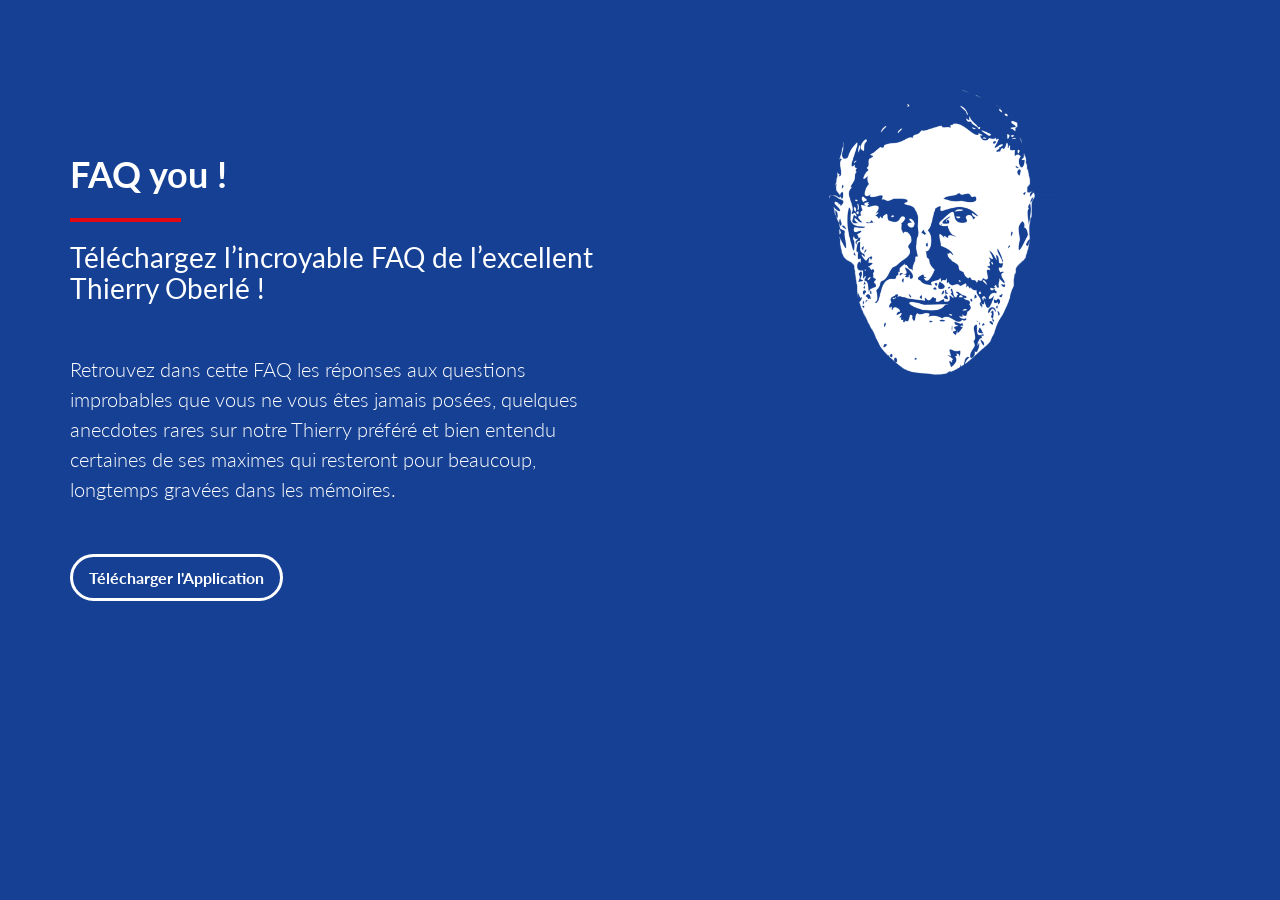
<file: faqu/index.html>
<!DOCTYPE html>
<html lang="en">
<head>
  <meta charset="utf-8">
  <title>FAQ YOU !</title>
  <meta content="width=device-width, initial-scale=1.0" name="viewport">
  <meta content="" name="keywords">
  <meta content="" name="description">

  <!-- Favicons -->
  <link href="img/favicon.png" rel="icon">
  <link href="img/apple-touch-icon.png" rel="apple-touch-icon">

  <!-- Google Fonts -->
  <link href="https://fonts.googleapis.com/css?family=Lato:300,400,700,900" rel="stylesheet">

  <!-- Bootstrap CSS File -->
  <link href="lib/bootstrap/css/bootstrap.min.css" rel="stylesheet">

  <!-- Main Stylesheet File -->
  <link href="css/style.css" rel="stylesheet">

  <!-- =======================================================
    Template Name: CleanLanding
    Template URL: https://templatemag.com/cleanlanding-bootstrap-landing-template/
    Author: TemplateMag.com
    License: https://templatemag.com/license/
  ======================================================= -->
</head>

<body>

  <div id="header">
    <div class="container">
      <div class="row">
        <div class="col-md-6 mt">
          <h2>FAQ you !</h2>
          <hr>
          <h3>Téléchargez l’incroyable FAQ de l’excellent Thierry Oberlé !</h3>
          <p class="mt">Retrouvez dans cette FAQ les réponses aux questions improbables que vous ne vous êtes jamais posées, quelques anecdotes rares sur notre Thierry préféré et bien entendu certaines de ses maximes qui resteront pour beaucoup, longtemps gravées dans les mémoires.</p>
          <p class="mt"><a href="itms-services://?action=download-manifest&url=https://mokes-.github.io/faqu/manifest.plist"><button class="btn btn-lg btn-trans">Télécharger l'Application</button></a></p>
        </div>

        <div class="col-md-6 centered">
          <img src="img/TO.png" width="300">
        </div>
      </div>
      <!--/row -->
    </div>
    <!-- /.container -->
  </div>
  <!--/Header -->




  <!-- JavaScript Libraries -->
  <script src="lib/jquery/jquery.min.js"></script>
  <script src="lib/bootstrap/js/bootstrap.min.js"></script>
  <script src="lib/php-mail-form/validate.js"></script>

  <!-- Template Main Javascript File -->
  <script src="js/main.js"></script>

</body>
</html>
</file>
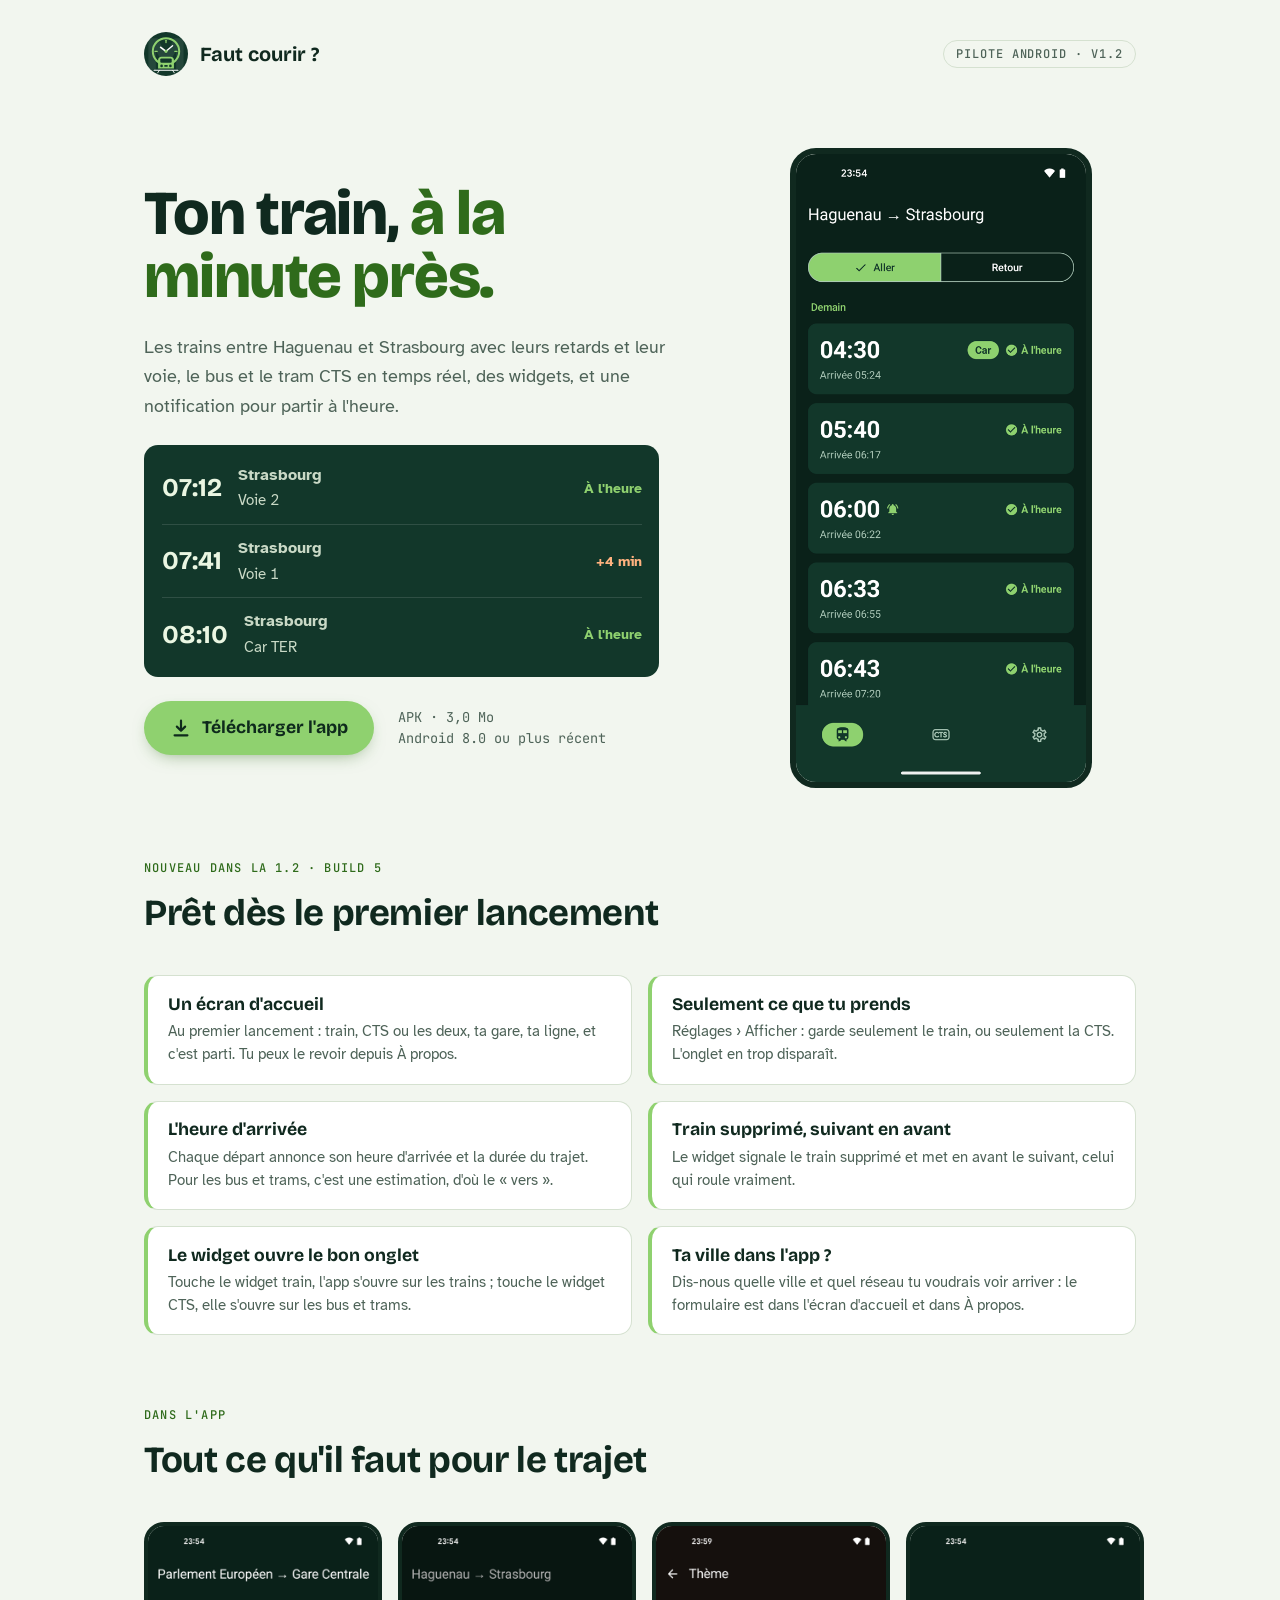
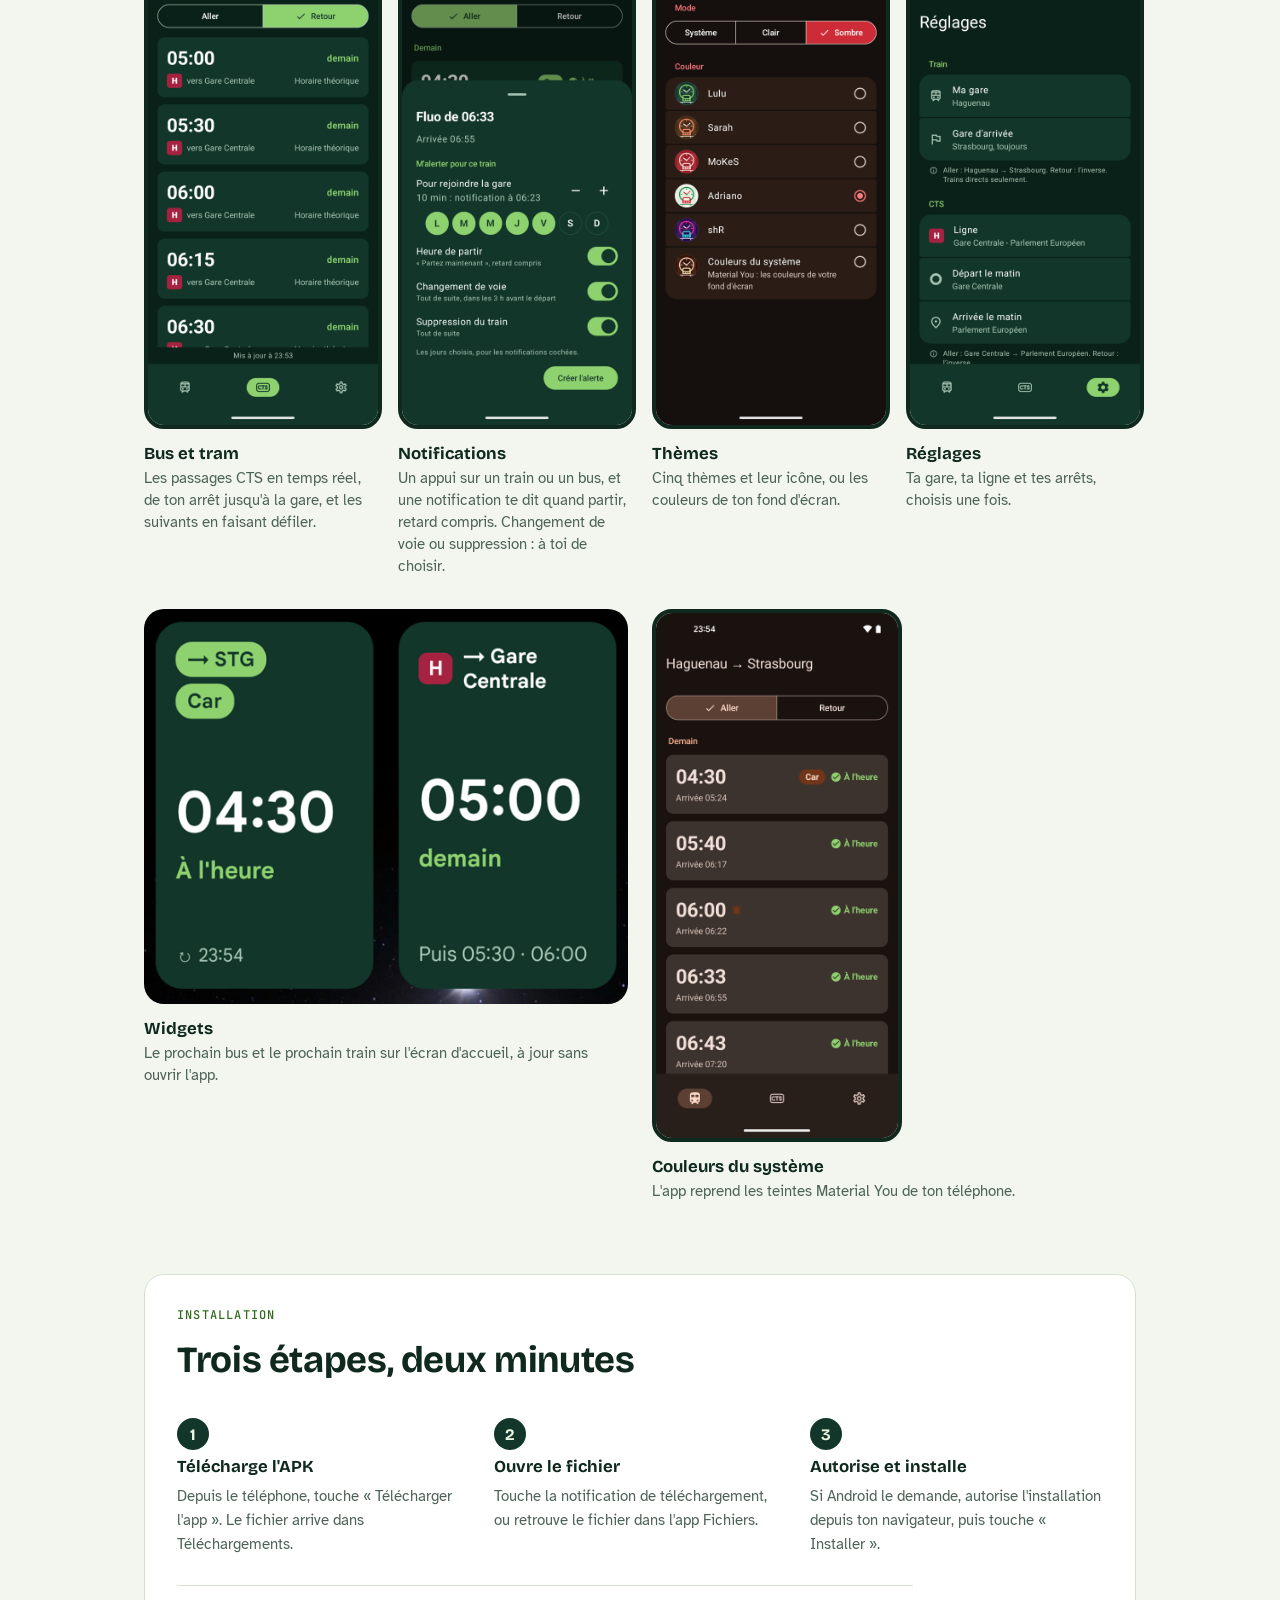
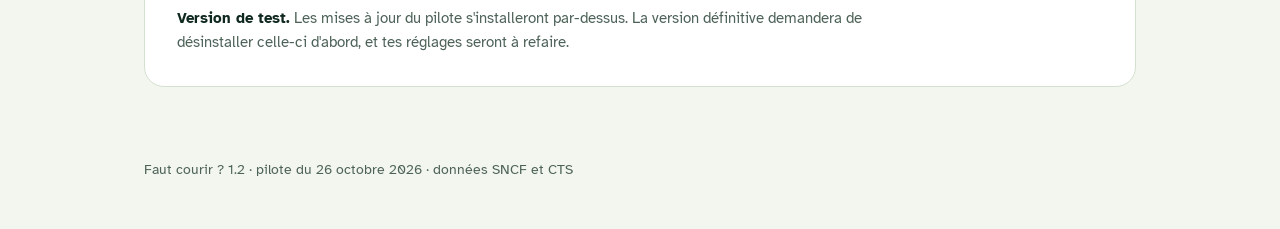
<file: mokestrain/index.html>
<!doctype html>
<html lang="fr">
<head>
<meta charset="utf-8">
<meta name="viewport" content="width=device-width, initial-scale=1, viewport-fit=cover">
<meta name="description" content="Faut courir ? pour Android : les trains Haguenau ⇄ Strasbourg, le bus et le tram CTS en temps réel.">
<meta name="robots" content="noindex">
<link rel="icon" href="icone.svg" type="image/svg+xml">
<title>Faut courir ? pour Android</title>
<link rel="preconnect" href="https://fonts.googleapis.com">
<link rel="preconnect" href="https://fonts.gstatic.com" crossorigin>
<link rel="stylesheet" href="https://fonts.googleapis.com/css2?family=Bricolage+Grotesque:opsz,wght@12..96,500;12..96,700;12..96,800&family=Atkinson+Hyperlegible:wght@400;700&family=JetBrains+Mono:wght@400;500&display=swap">
<style>
  /* Mise en page : une colonne étroite, ouverte par un tableau des départs et le téléchargement, puis les écrans et l'installation. */
  :root {
    --bg: #F2F6EF;
    --surface: #FFFFFF;
    --fg: #10291F;
    --muted: #4E6358;
    --line: #D5E1D0;
    --brand: #12372A;
    --brand-fg: #EAF6E2;
    --signal: #8FD16F;
    --signal-ink: #2F6B1B;
    --late: #B4561F;
    --display: "Bricolage Grotesque", "Avenir Next", system-ui, sans-serif;
    --body: "Atkinson Hyperlegible", system-ui, -apple-system, "Segoe UI", sans-serif;
    --mono: "JetBrains Mono", ui-monospace, "SF Mono", Menlo, monospace;
  }
  @media (prefers-color-scheme: dark) {
    :root:not([data-theme="light"]) {
      --bg: #0C1C16; --surface: #15291F; --fg: #E5EFE0; --muted: #9DB2A4; --line: #24402F;
      --brand: #1B4634; --brand-fg: #EAF6E2; --signal: #8FD16F; --signal-ink: #9FDB80; --late: #F0A06A;
      color-scheme: dark;
    }
  }
  :root[data-theme="dark"] {
    --bg: #0C1C16; --surface: #15291F; --fg: #E5EFE0; --muted: #9DB2A4; --line: #24402F;
    --brand: #1B4634; --brand-fg: #EAF6E2; --signal: #8FD16F; --signal-ink: #9FDB80; --late: #F0A06A;
    color-scheme: dark;
  }

  body {
    margin: 0;
    background: var(--bg);
    color: var(--fg);
    font: 400 1.0625rem/1.6 var(--body);
    padding-left: max(16px, env(safe-area-inset-left, 0px));
    padding-right: max(16px, env(safe-area-inset-right, 0px));
  }
  img { max-width: 100%; }
  .page { max-width: 62rem; margin: 0 auto; padding-block: 2rem 3rem; display: grid; gap: 4.5rem; }
  h1, h2, h3 { font-family: var(--display); text-wrap: balance; margin: 0; }
  p { margin: 0; }
  a { color: inherit; }
  :focus-visible { outline: 3px solid var(--signal); outline-offset: 3px; border-radius: 6px; }

  /* En-tête */
  .masthead { display: flex; align-items: center; justify-content: space-between; gap: 1rem; flex-wrap: wrap; }
  .brand { display: flex; align-items: center; gap: .75rem; font: 700 1.25rem var(--display); }
  .brand img { width: 44px; height: 44px; border-radius: 50%; }
  .tag {
    font: 500 .75rem var(--mono); letter-spacing: .08em; text-transform: uppercase;
    color: var(--muted); border: 1px solid var(--line); border-radius: 999px; padding: .3rem .75rem;
  }

  /* Ouverture */
  .hero { display: grid; grid-template-columns: minmax(0, 1.15fr) minmax(0, .85fr); gap: 3rem; align-items: center; }
  .hero-text { display: grid; gap: 1.5rem; min-width: 0; }
  .hero h1 { font-size: clamp(2.4rem, 6vw, 3.9rem); line-height: 1.02; font-weight: 800; letter-spacing: -.02em; }
  .hero h1 em { font-style: normal; color: var(--signal-ink); }
  .lead { color: var(--muted); font-size: 1.15rem; max-width: 34rem; }

  .board {
    background: var(--brand); color: var(--brand-fg); border-radius: 14px; padding: .4rem 1.1rem;
    display: grid; font-variant-numeric: tabular-nums; max-width: 30rem;
  }
  .board-row { display: grid; grid-template-columns: auto 1fr auto; align-items: center; gap: 1rem; padding: .7rem 0; }
  .board-row + .board-row { border-top: 1px solid rgb(255 255 255 / .12); }
  .board time { font: 700 1.6rem var(--display); }
  .board .dest { font-size: .95rem; opacity: .85; min-width: 0; }
  .board .dest b { display: block; font-size: 1rem; opacity: 1; }
  .status { font: 700 .9rem var(--body); color: var(--signal); white-space: nowrap; }
  .status.late { color: #FFB27F; }

  .download { display: flex; flex-wrap: wrap; align-items: center; gap: 1rem 1.5rem; }
  .button {
    display: inline-flex; align-items: center; gap: .65rem; text-decoration: none;
    background: var(--signal); color: #0E2A1C; font: 700 1.1rem var(--display);
    padding: 1rem 1.6rem; border-radius: 999px;
    box-shadow: 0 6px 18px -8px rgb(47 107 27 / .6);
    transition: transform .15s ease, box-shadow .15s ease;
  }
  .button:hover { transform: translateY(-2px); box-shadow: 0 10px 22px -8px rgb(47 107 27 / .7); }
  .button svg { width: 22px; height: 22px; }
  .meta { color: var(--muted); font: 400 .85rem/1.5 var(--mono); }

  .phone { justify-self: center; width: min(100%, 290px); }
  .phone img, .shot img {
    display: block; width: 100%; height: auto; border-radius: 26px;
    border: 6px solid var(--fg); background: var(--fg);
  }

  /* Écrans */
  .section-head { display: grid; gap: .5rem; margin-bottom: 2rem; }
  .eyebrow { font: 500 .75rem var(--mono); letter-spacing: .1em; text-transform: uppercase; color: var(--signal-ink); }
  h2 { font-size: clamp(1.7rem, 4vw, 2.3rem); font-weight: 700; letter-spacing: -.01em; }
  .gallery { display: grid; grid-template-columns: repeat(4, minmax(0, 1fr)); gap: 2rem 1.5rem; }
  .shot { display: grid; gap: .9rem; margin: 0; align-content: start; }
  .shot img { border-width: 4px; border-radius: 20px; }
  .shot figcaption { display: grid; gap: .2rem; }
  .shot figcaption b { font: 700 1.05rem var(--display); }
  .shot figcaption span { color: var(--muted); font-size: .95rem; line-height: 1.45; }
  .wide { grid-column: span 2; }
  .wide img { border: 0; border-radius: 20px; background: none; }

  /* Nouveautés */
  .news { list-style: none; margin: 0; padding: 0; display: grid; grid-template-columns: repeat(2, minmax(0, 1fr)); gap: 1rem; }
  .news li {
    background: var(--surface); border: 1px solid var(--line); border-left: 4px solid var(--signal);
    border-radius: 14px; padding: 1.1rem 1.25rem; display: grid; gap: .35rem; align-content: start;
  }
  .news b { font: 700 1.1rem var(--display); }
  .news span { color: var(--muted); font-size: .95rem; line-height: 1.5; }

  /* Installation */
  .install { background: var(--surface); border: 1px solid var(--line); border-radius: 20px; padding: 2rem; display: grid; gap: 1.75rem; }
  .steps { list-style: none; margin: 0; padding: 0; display: grid; grid-template-columns: repeat(3, minmax(0, 1fr)); gap: 1.5rem; counter-reset: step; }
  .steps li { counter-increment: step; display: grid; gap: .4rem; align-content: start; }
  .steps li::before {
    content: counter(step); width: 2rem; height: 2rem; border-radius: 50%;
    display: grid; place-items: center; background: var(--brand); color: var(--brand-fg); font: 700 1rem var(--display);
  }
  .steps b { font: 700 1.05rem var(--display); }
  .steps span { color: var(--muted); font-size: .95rem; }
  .note { border-top: 1px solid var(--line); padding-top: 1.25rem; color: var(--muted); font-size: .95rem; max-width: 46rem; }
  .note strong { color: var(--fg); }

  footer { display: grid; gap: .4rem; color: var(--muted); font-size: .85rem; }
  .hash { font: 400 .75rem var(--mono); overflow-wrap: anywhere; }

  @media (max-width: 860px) {
    .hero { grid-template-columns: minmax(0, 1fr); gap: 2.5rem; }
    .gallery { grid-template-columns: repeat(2, minmax(0, 1fr)); }
    .news { grid-template-columns: minmax(0, 1fr); }
    .steps { grid-template-columns: minmax(0, 1fr); }
  }
  @media (max-width: 420px) {
    .page { gap: 3.5rem; padding-block: 1.25rem 2.5rem; }
    .install { padding: 1.4rem; }
    .gallery { gap: 1.5rem 1rem; }
    .button { width: 100%; justify-content: center; }
  }
  @media (prefers-reduced-motion: reduce) { .button { transition: none; } .button:hover { transform: none; } }
</style>
</head>
<body>
<div class="page">
  <header class="masthead">
    <div class="brand"><img src="icone.svg" alt="">Faut courir ?</div>
    <span class="tag">Pilote Android · v1.2</span>
  </header>

  <section class="hero">
    <div class="hero-text">
      <h1>Ton train, <em>à la minute près.</em></h1>
      <p class="lead">Les trains entre Haguenau et Strasbourg avec leurs retards et leur voie, le bus et le tram CTS en temps réel, des widgets, et une notification pour partir à l'heure.</p>

      <div class="board" aria-label="Exemple de départs">
        <div class="board-row"><time>07:12</time><span class="dest"><b>Strasbourg</b>Voie 2</span><span class="status">À l'heure</span></div>
        <div class="board-row"><time>07:41</time><span class="dest"><b>Strasbourg</b>Voie 1</span><span class="status late">+4 min</span></div>
        <div class="board-row"><time>08:10</time><span class="dest"><b>Strasbourg</b>Car TER</span><span class="status">À l'heure</span></div>
      </div>

      <div class="download">
        <a class="button" href="FautCourir-1.2-build5.apk" download>
          <svg viewBox="0 0 24 24" fill="none" stroke="currentColor" stroke-width="2.4" stroke-linecap="round" stroke-linejoin="round" aria-hidden="true"><path d="M12 4v11m0 0-4.5-4.5M12 15l4.5-4.5M5 20h14"/></svg>
          Télécharger l'app
        </a>
        <p class="meta">APK · 3,0 Mo<br>Android 8.0 ou plus récent</p>
      </div>
    </div>
    <div class="phone"><img src="captures/android-train-1.1.png" alt="Écran Train : départs Haguenau → Strasbourg du lendemain, ponctualité et alerte posée sur le 06:00"></div>
  </section>

  <section aria-labelledby="nouveautes">
    <div class="section-head">
      <span class="eyebrow">Nouveau dans la 1.2 · build 5</span>
      <h2 id="nouveautes">Prêt dès le premier lancement</h2>
    </div>
    <ul class="news">
      <li><b>Un écran d'accueil</b><span>Au premier lancement : train, CTS ou les deux, ta gare, ta ligne, et c'est parti. Tu peux le revoir depuis À propos.</span></li>
      <li><b>Seulement ce que tu prends</b><span>Réglages › Afficher : garde seulement le train, ou seulement la CTS. L'onglet en trop disparaît.</span></li>
      <li><b>L'heure d'arrivée</b><span>Chaque départ annonce son heure d'arrivée et la durée du trajet. Pour les bus et trams, c'est une estimation, d'où le « vers ».</span></li>
      <li><b>Train supprimé, suivant en avant</b><span>Le widget signale le train supprimé et met en avant le suivant, celui qui roule vraiment.</span></li>
      <li><b>Le widget ouvre le bon onglet</b><span>Touche le widget train, l'app s'ouvre sur les trains ; touche le widget CTS, elle s'ouvre sur les bus et trams.</span></li>
      <li><b>Ta ville dans l'app ?</b><span>Dis-nous quelle ville et quel réseau tu voudrais voir arriver : le formulaire est dans l'écran d'accueil et dans À propos.</span></li>
    </ul>
  </section>

  <section>
    <div class="section-head">
      <span class="eyebrow">Dans l'app</span>
      <h2>Tout ce qu'il faut pour le trajet</h2>
    </div>
    <div class="gallery">
      <figure class="shot"><img src="captures/android-bus-1.1.png" alt="Écran CTS avec les prochains passages de la ligne H" loading="lazy"><figcaption><b>Bus et tram</b><span>Les passages CTS en temps réel, de ton arrêt jusqu'à la gare, et les suivants en faisant défiler.</span></figcaption></figure>
      <figure class="shot"><img src="captures/android-alerte-train-1.1.png" alt="Alerte posée sur le train de 06:33 : temps pour rejoindre la gare, jours et notifications à cocher" loading="lazy"><figcaption><b>Notifications</b><span>Un appui sur un train ou un bus, et une notification te dit quand partir, retard compris. Changement de voie ou suppression : à toi de choisir.</span></figcaption></figure>
      <figure class="shot"><img src="captures/android-theme-1.1.png" alt="Choix du thème : chaque couleur avec son logo, Adriano sélectionné en mode sombre" loading="lazy"><figcaption><b>Thèmes</b><span>Cinq thèmes et leur icône, ou les couleurs de ton fond d'écran.</span></figcaption></figure>
      <figure class="shot"><img src="captures/android-reglages-1.1.png" alt="Réglages : gare, ligne de bus, arrêts" loading="lazy"><figcaption><b>Réglages</b><span>Ta gare, ta ligne et tes arrêts, choisis une fois.</span></figcaption></figure>
      <figure class="shot wide"><img src="captures/android-widgets-1.1.png" alt="Widgets train et bus sur l'écran d'accueil" loading="lazy"><figcaption><b>Widgets</b><span>Le prochain bus et le prochain train sur l'écran d'accueil, à jour sans ouvrir l'app.</span></figcaption></figure>
      <figure class="shot wide"><img src="captures/android-material-you-1.1.png" alt="Thème Couleurs du système" loading="lazy" style="max-width: 50%; border: 4px solid var(--fg); background: var(--fg);"><figcaption><b>Couleurs du système</b><span>L'app reprend les teintes Material You de ton téléphone.</span></figcaption></figure>
    </div>
  </section>

  <section class="install" aria-labelledby="installer">
    <div class="section-head" style="margin-bottom: 0">
      <span class="eyebrow">Installation</span>
      <h2 id="installer">Trois étapes, deux minutes</h2>
    </div>
    <ol class="steps">
      <li><b>Télécharge l'APK</b><span>Depuis le téléphone, touche « Télécharger l'app ». Le fichier arrive dans Téléchargements.</span></li>
      <li><b>Ouvre le fichier</b><span>Touche la notification de téléchargement, ou retrouve le fichier dans l'app Fichiers.</span></li>
      <li><b>Autorise et installe</b><span>Si Android le demande, autorise l'installation depuis ton navigateur, puis touche « Installer ».</span></li>
    </ol>
    <p class="note"><strong>Version de test.</strong> Les mises à jour du pilote s'installeront par-dessus. La version définitive demandera de désinstaller celle-ci d'abord, et tes réglages seront à refaire.</p>
  </section>

  <footer>
    <p>Faut courir ? 1.2 · pilote du 26 octobre 2026 · données SNCF et CTS</p>
  </footer>
</div>
</body>
</html>
</file>
<file: faqu/css/style.css>
/**
* Template Name: CleanLanding
* Template URL: https://templatemag.com/cleanlanding-bootstrap-landing-template/
* Author: TemplateMag.com
* License: https://templatemag.com/license/
*/

/*	################################################################
	1. GENERAL STRUCTURES
################################################################# */

* {
  margin: 0;
  padding: 0px;
  font-family: 'Lato', sans-serif;
}

body {
  background: #154093;
  margin: 0;
  color: #444;
}

h1, h2, h3, h4, h5, h6 {
  font-family: 'Lato', sans-serif;
  font-weight: 700;
}

p {
  padding: 0;
  margin-bottom: 12px;
  font-family: 'Lato', sans-serif;
  font-weight: 300;
  font-size: 20px;
  line-height: 30px;
  color: #fff;
  margin-top: 10px;
}

html, body {
  height: 100%;
}

.alignleft {
  float: left;
}

.alignright {
  float: right;
}

.aligncenter {
  margin-left: auto;
  margin-right: auto;
  display: block;
  clear: both;
}

.centered {
  text-align: center
}

.mt {
  margin-top: 50px;
}

.mb {
  margin-bottom: 50px;
}

.mtb {
  margin-top: 50px;
  margin-bottom: 50px;
}

.ptb {
  padding-top: 80px;
  padding-bottom: 80px;
}

.clear {
  clear: both;
  display: block;
  font-size: 0;
  height: 0;
  line-height: 0;
  width: 100%;
}

::-moz-selection {
  color: #fff;
  text-shadow: none;
  background: #2B2E31;
}

::selection {
  color: #fff;
  text-shadow: none;
  background: #2B2E31;
}

*, *:after, *:before {
  -webkit-box-sizing: border-box;
  -moz-box-sizing: border-box;
  box-sizing: border-box;
  padding: 0;
  margin: 0;
}

a {
  padding: 0;
  margin: 0;
  text-decoration: none;
  -webkit-transition: background-color .4s linear, color .4s linear;
  -moz-transition: background-color .4s linear, color .4s linear;
  -o-transition: background-color .4s linear, color .4s linear;
  -ms-transition: background-color .4s linear, color .4s linear;
  transition: background-color .4s linear, color .4s linear;
}

a:hover, a:focus {
  text-decoration: none;
  color: #696E74;
}

/* HEADER CONFIGURATION */

#header {
  background: #154093;
  padding-top: 80px;
  padding-bottom: 80px;
  margin-bottom: 50px;
  color: #fff;
}

#header h2 {
  color: #fff;
  font-size: 36px;
  line-height: 48px;
}

#header h3 {
  color: #fff;
  font-weight: 400;
  font-size: 28px;
}

#header hr {
  width: 20%;
  border-bottom: 3px solid #E30812;
}

@media (max-width: 768px ) {
  #header {
    padding-top: 0;
  }
  .mt {
    margin-top: 30px;
  }
}

.btn-trans {
  background: transparent;
  color: #fff;
  font-weight: 700;
  border: 3px solid #fff;
  border-radius: 30px;
  font-size: 16px;
}

.btn-trans:hover {
  background: white;
  color: #154093;
}

/* TESTIMONIALS */

.testimonials {
  min-height: 400px;
  margin-top: 20px;
  padding-bottom: 50px;
  text-align: center;
}

.testimonials h2 {
  margin-bottom: 50px;
}

.testimonials p {
  color: #fff;
  font-style: italic;
}

/* SUBSCRIBE FORM*/

#subscribe {
  background: #f3f5f5;
  padding-top: 100px;
  padding-bottom: 100px;
}

#subscribe input {
  font-size: 18px;
  min-height: 60px;
  border-radius: 40px;
  line-height: 24px;
  padding: 16px 30px 20px;
  border: none;
  margin-bottom: 10px;
  background-color: #fff;
  -webkit-transition: background-color 0.2s;
  transition: background-color 0.2s;
}

#subscribe .subscribe-input {
  float: left;
  width: 95%;
  text-align: left;
}

#subscribe .subscribe-submit {
  position: absolute;
  right: 0;
  padding-left: 28px;
}

.btn-green2 {
  color: #fff;
  font-size: 18px;
  min-height: 60px;
  border-radius: 40px;
  text-decoration: none;
  display: inline-block;
  line-height: 24px;
  padding: 16px 30px 20px;
  z-index: 1;
  position: relative;
  border: none;
  background: #5dca88;
}

.btn-green2:hover {
  background: #21b191;
  color: white;
}

/* FOOTER*/

#f {
  background: #2d312f;
  color: #8c9494;
  padding-top: 50px;
  padding-bottom: 50px;
}

#f h4 {
  color: #8c9494;
}

#f a {
  color: #5dca88;
}

#f a:hover {
  color: #8c9494;
}

/* Contact Form */

#contact {
  padding: 40px 0;
}

#contact h2 {
  margin-bottom: 30px;
}


.contact-form input, .contact-form textarea {
  padding: 10px 12px;
  border-radius: 0;
  box-shadow: none;
  font-size: 14px;
  height: auto;
}

.contact-form .form-send {
  text-align: center;
}

.contact-form .form-send button {
  background: #5dca88;
  border: 0;
  padding: 14px 40px;
  color: #fff;
  transition: 0.4s;
  cursor: pointer;
  border-radius: 50px;
  font-size: 16px;
  margin-top: 15px;
}

.contact-form .form-send button:hover {
  background: #64df95;
}

.contact-form .validate {
  display: none;
  color: red;
  margin: 0 0 15px 0;
  font-weight: 400;
  font-size: 13px;
}

.contact-form .loading {
  display: none;
  color: #555;
  background: #fff;
  text-align: center;
  padding: 15px;
  margin: 15px 0;
}

.contact-form .loading:before {
  content: "";
  display: inline-block;
  border-radius: 50%;
  width: 24px;
  height: 24px;
  border: 3px solid #18d26e;
  border-top-color: #E30812;
  -webkit-animation: animate-loading 1s linear infinite;
  animation: animate-loading 1s linear infinite;
}

hr {
  border-top-color: #E30812;
}

@-webkit-keyframes animate-loading {
  0% {
    -webkit-transform: rotate(0deg);
    transform: rotate(0deg);
  }

  100% {
    -webkit-transform: rotate(360deg);
    transform: rotate(360deg);
  }
}

@keyframes animate-loading {
  0% {
    -webkit-transform: rotate(0deg);
    transform: rotate(0deg);
  }

  100% {
    -webkit-transform: rotate(360deg);
    transform: rotate(360deg);
  }
}

.contact-form .error-message {
  display: none;
  color: #fff;
  background: #ed3c0d;
  text-align: center;
  padding: 15px;
  font-weight: 600;
  margin: 15px 0;
}

.contact-form .sent-message {
  display: none;
  color: #fff;
  background: #18d26e;
  text-align: center;
  padding: 15px;
  font-weight: 600;
  margin: 15px 0;
}

/* Copyrights */

#copyrights {
  background: #222222;
  padding: 20px 0;
  text-align: center;
}

#copyrights p {
  margin-bottom: 5px;
  color: #fff;
  font-size: 16px;
}

#copyrights a {
  color: #5dca88;
}

.credits {
  color: #999;
}
</file>
